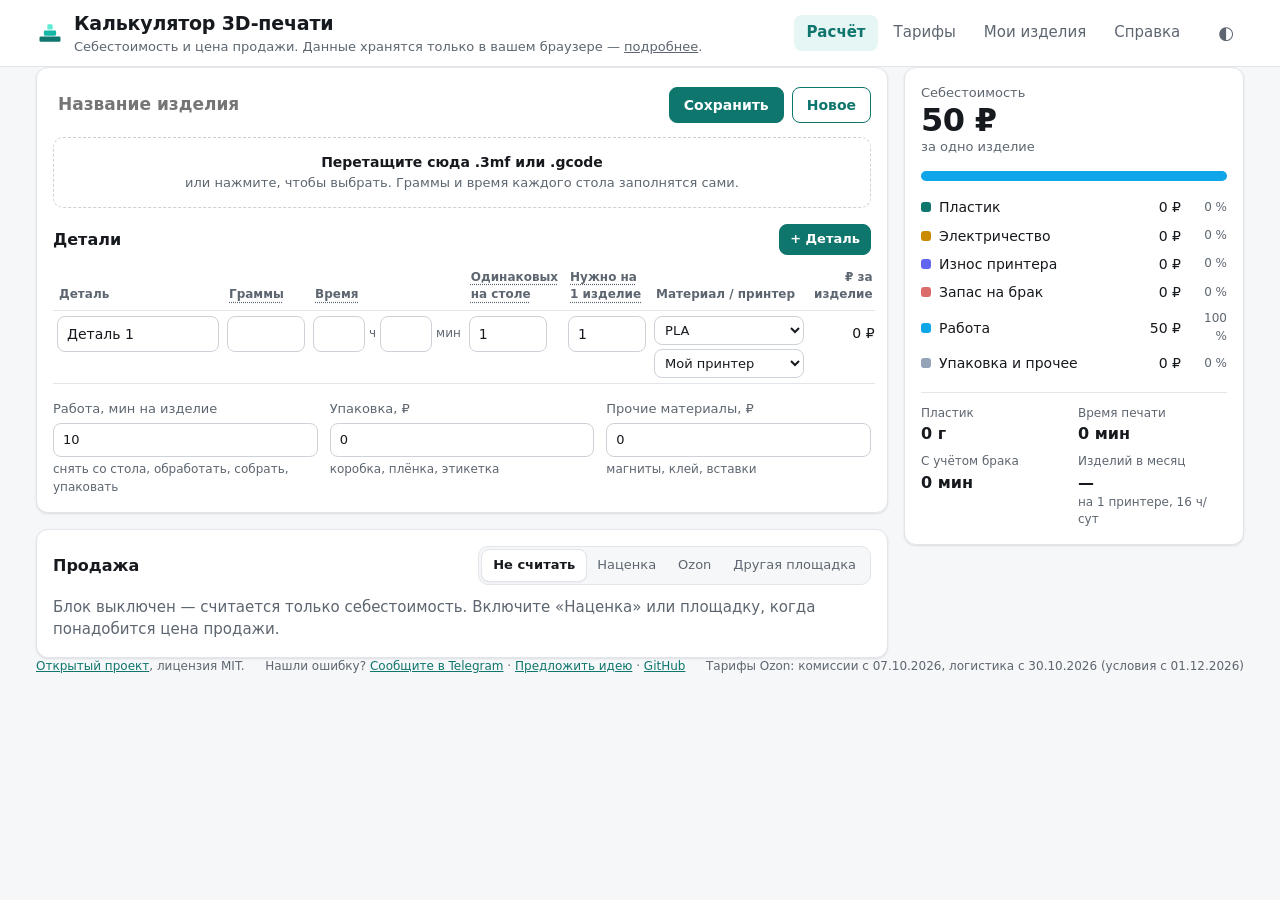
<file: index.html>
<!doctype html>
<html lang="ru">
<head>
  <meta charset="utf-8">
  <meta name="viewport" content="width=device-width, initial-scale=1">
  <title>Калькулятор 3D-печати</title>
  <meta name="description" content="Себестоимость 3D-печати и цена продажи: пластик, электричество, износ, работа, брак. Чтение .3mf и G-code, расчёт для Ozon по официальным тарифам.">
  <!-- превью ссылки в ВК, Telegram и других соцсетях (Open Graph); картинка собирается из tools/og-card.html -->
  <meta property="og:type" content="website">
  <meta property="og:locale" content="ru_RU">
  <meta property="og:site_name" content="Калькулятор 3D-печати">
  <meta property="og:title" content="Калькулятор 3D-печати — себестоимость и цена продажи">
  <meta property="og:description" content="Бесплатно, прямо в браузере: граммы и время из .3mf и G-code, пластик, электричество, износ, брак, работа; цена для Ozon по официальным тарифам.">
  <meta property="og:url" content="https://an-gah-v.github.io/print-calc/">
  <meta property="og:image" content="https://an-gah-v.github.io/print-calc/og.png">
  <meta property="og:image:width" content="1200">
  <meta property="og:image:height" content="630">
  <meta property="og:image:alt" content="Калькулятор 3D-печати: себестоимость подставки 1 751 ₽ с разбивкой по статьям">
  <meta name="twitter:card" content="summary_large_image">
  <link rel="icon" href="data:image/svg+xml,%3Csvg xmlns='http://www.w3.org/2000/svg' viewBox='0 0 32 32'%3E%3Crect x='4' y='20' width='24' height='6' rx='1.5' fill='%230f766e'/%3E%3Crect x='9' y='13' width='14' height='6' rx='1.5' fill='%2314b8a6'/%3E%3Crect x='13' y='6' width='6' height='6' rx='1.5' fill='%235eead4'/%3E%3C/svg%3E">
  <link rel="stylesheet" href="css/style.css?v=20261111b">
</head>
<body>
<header class="top">
  <div class="wrap top-inner">
    <div class="brand">
      <svg viewBox="0 0 32 32" width="28" height="28" aria-hidden="true"><rect x="4" y="20" width="24" height="6" rx="1.5" fill="var(--accent-strong)"/><rect x="9" y="13" width="14" height="6" rx="1.5" fill="var(--accent)"/><rect x="13" y="6" width="6" height="6" rx="1.5" fill="var(--accent-soft-strong)"/></svg>
      <div>
        <h1>Калькулятор 3D-печати</h1>
        <p class="sub">Себестоимость и цена продажи. Данные хранятся только в вашем браузере — <a href="#data" data-goto="data">подробнее</a>.</p>
      </div>
    </div>
    <nav class="tabs" role="tablist">
      <button role="tab" data-tab="calc" aria-selected="true">Расчёт</button>
      <button role="tab" data-tab="refs" aria-selected="false">Тарифы</button>
      <button role="tab" data-tab="saved" aria-selected="false">Мои изделия</button>
      <button role="tab" data-tab="help" aria-selected="false">Справка</button>
    </nav>
    <button class="theme" id="themeBtn" type="button" title="Светлая / тёмная тема" aria-label="Переключить тему">◐</button>
  </div>
</header>

<main class="wrap">
  <!-- ================= РАСЧЁТ ================= -->
  <section id="tab-calc" class="tab" role="tabpanel">
    <div class="grid">
      <div class="col">
        <div class="card">
          <div class="card-head">
            <input id="productName" class="title-input" placeholder="Название изделия" aria-label="Название изделия">
            <div class="head-actions">
              <button class="btn" id="saveProduct" type="button">Сохранить</button>
              <button class="btn ghost" id="newProduct" type="button">Новое</button>
            </div>
          </div>

          <div id="drop" class="drop" tabindex="0" role="button" aria-label="Загрузить файл слайсера">
            <input type="file" id="fileInput" accept=".3mf,.gcode,.gco,.g" multiple hidden>
            <strong>Перетащите сюда .3mf или .gcode</strong>
            <span>или нажмите, чтобы выбрать. Граммы и время каждого стола заполнятся сами.</span>
          </div>
          <div id="fileMsg" class="msg" hidden></div>

          <div class="parts-head">
            <h2>Детали</h2>
            <button class="btn small" id="addPart" type="button">+ Деталь</button>
          </div>
          <div class="table-scroll">
            <table class="parts">
              <thead>
                <tr>
                  <th>Деталь</th>
                  <th title="Граммы на весь стол из слайсера (или на одну штуку, если «Одинаковых на столе» = 1)">Граммы</th>
                  <th title="Время печати стола: часы и минуты">Время</th>
                  <th title="Сколько ОДИНАКОВЫХ деталей печатается на этом столе за раз — граммы и время делятся на это число. Если на столе разные детали (например, стакан и крышка), ставьте 1: строка — это весь стол, один комплект">Одинаковых на столе</th>
                  <th title="Сколько таких деталей (или комплектов со стола) нужно на одно изделие">Нужно на 1 изделие</th>
                  <th>Материал / принтер</th>
                  <th class="num">₽ за изделие</th>
                  <th aria-label="Удалить"></th>
                </tr>
              </thead>
              <tbody id="partsBody"></tbody>
            </table>
          </div>

          <div class="extras">
            <label>Работа, мин на изделие
              <input type="number" min="0" step="1" id="laborMin" inputmode="decimal">
              <small>снять со стола, обработать, собрать, упаковать</small>
            </label>
            <label>Упаковка, ₽
              <input type="number" min="0" step="1" id="packaging" inputmode="decimal">
              <small>коробка, плёнка, этикетка</small>
            </label>
            <label>Прочие материалы, ₽
              <input type="number" min="0" step="1" id="otherCost" inputmode="decimal">
              <small>магниты, клей, вставки</small>
            </label>
          </div>
        </div>

        <!-- ================= ПРОДАЖА ================= -->
        <div class="card">
          <div class="card-head">
            <h2>Продажа</h2>
            <div class="seg" role="radiogroup" aria-label="Режим продажи" id="saleMode">
              <button type="button" data-mode="off" role="radio">Не считать</button>
              <button type="button" data-mode="markup" role="radio">Наценка</button>
              <button type="button" data-mode="ozon" role="radio">Ozon</button>
              <button type="button" data-mode="custom" role="radio">Другая площадка</button>
            </div>
          </div>

          <div id="saleBody">
            <div class="sale-common" data-show="markup ozon custom">
              <label data-show="markup">Наценка, %
                <input type="number" min="0" step="1" id="markupPct" inputmode="decimal">
              </label>
              <label>Налог, % от цены
                <input type="number" min="0" step="0.1" id="taxPct" inputmode="decimal">
                <small>самозанятый 4–6 %, УСН «доходы» 6 %</small>
              </label>
              <label data-show="ozon custom">Желаемая прибыль
                <span class="inline">
                  <input type="number" min="0" step="1" id="profitVal" inputmode="decimal">
                  <select id="profitMode" aria-label="Единица прибыли">
                    <option value="pct">% от цены</option>
                    <option value="rub">₽ с изделия</option>
                  </select>
                </span>
              </label>
            </div>

            <div data-show="ozon" class="ozon">
              <label class="wide">Категория товара на Ozon
                <input type="search" id="ozonSearch" placeholder="Начните вводить тип товара: «горшок», «подставка», «фигурка»…" autocomplete="off">
                <div id="ozonResults" class="results" role="listbox" hidden></div>
                <small id="ozonPicked" class="picked"></small>
              </label>
              <div class="row3">
                <label>Схема работы
                  <select id="ozonScheme"></select>
                </label>
                <label>Эквайринг, %
                  <input type="number" min="0" step="0.1" id="ozonAcq" inputmode="decimal">
                  <small>плата банку за оплату картой</small>
                </label>
                <label>Прочие расходы, ₽ на заказ
                  <input type="number" min="0" step="1" id="ozonOther" inputmode="decimal">
                  <small>обработка отправления, доставка до СЦ и т. п.</small>
                </label>
              </div>
              <fieldset class="logi">
                <legend>Логистика Ozon</legend>
                <div class="row3">
                  <label>Упаковка, см (Д × Ш × В)
                    <span class="inline dims">
                      <input type="number" min="0" step="0.5" id="dimL" aria-label="Длина, см" inputmode="decimal">
                      <input type="number" min="0" step="0.5" id="dimW" aria-label="Ширина, см" inputmode="decimal">
                      <input type="number" min="0" step="0.5" id="dimH" aria-label="Высота, см" inputmode="decimal">
                    </span>
                  </label>
                  <label>Откуда везём (кластер)
                    <select id="ozonOrigin"></select>
                  </label>
                  <label>Какой тариф брать
                    <select id="logiMode">
                      <option value="local">внутри своего кластера</option>
                      <option value="avg">в среднем по России</option>
                      <option value="max">самый дорогой</option>
                      <option value="manual">ввести вручную</option>
                    </select>
                  </label>
                </div>
                <label data-logi-manual>Логистика, ₽ за заказ
                  <input type="number" min="0" step="1" id="logiManual" inputmode="decimal">
                </label>
              </fieldset>
              <p class="note" id="ozonNote"></p>
            </div>

            <div data-show="custom" class="row3">
              <label>Комиссия площадки, %
                <input type="number" min="0" step="0.1" id="cComm" inputmode="decimal">
              </label>
              <label>Логистика, ₽ за заказ
                <input type="number" min="0" step="1" id="cLogi" inputmode="decimal">
              </label>
              <label>Эквайринг, %
                <input type="number" min="0" step="0.1" id="cAcq" inputmode="decimal">
              </label>
              <label>Прочие расходы, ₽ на заказ
                <input type="number" min="0" step="1" id="cOther" inputmode="decimal">
              </label>
            </div>

            <div data-show="off" class="muted">Блок выключен — считается только себестоимость. Включите «Наценка» или площадку, когда понадобится цена продажи.</div>

            <div id="saleResult" data-show="markup ozon custom"></div>

            <div class="check" data-show="markup ozon custom">
              <label>Проверить свою цену, ₽
                <input type="number" min="0" step="1" id="checkPrice" inputmode="decimal" placeholder="например, 3990">
              </label>
              <div id="checkResult"></div>
            </div>
          </div>
        </div>
      </div>

      <!-- ================= ИТОГ ================= -->
      <aside class="col side">
        <div class="card sticky" id="summary" aria-live="polite"></div>
      </aside>
    </div>
  </section>

  <!-- ================= СПРАВОЧНИКИ ================= -->
  <section id="tab-refs" class="tab" role="tabpanel" hidden>
    <div class="card">
      <h2>Общие настройки</h2>
      <div class="row4">
        <label>Тариф на электричество, ₽/кВт·ч
          <input type="number" min="0" step="0.01" data-set="tariff" inputmode="decimal">
        </label>
        <label>Ставка за работу, ₽/час
          <input type="number" min="0" step="10" data-set="laborRate" inputmode="decimal">
        </label>
        <label>Брак, %
          <input type="number" min="0" max="90" step="0.5" data-set="brakPct" inputmode="decimal">
          <small>доля неудачных печатей</small>
        </label>
        <label>Принтер работает, часов в сутки
          <input type="number" min="0" max="24" step="1" data-set="hoursPerDay" inputmode="decimal">
          <small>для расчёта «изделий в месяц»</small>
        </label>
      </div>
    </div>

    <div class="card">
      <div class="card-head"><h2>Принтеры</h2><button class="btn small" id="addPrinter" type="button">+ Принтер</button></div>
      <div class="table-scroll">
        <table class="refs">
          <thead><tr><th>Название</th><th>Мощность, Вт</th><th>Цена, ₽</th><th>Ресурс, ч</th><th>Обслуживание, ₽/ч</th><th class="num">Износ, ₽/ч</th><th></th></tr></thead>
          <tbody id="printersBody"></tbody>
        </table>
      </div>
      <p class="note">Мощность — средняя за печать (не максимальная из паспорта): лучше всего измерить ваттметром-розеткой. <span id="powerHint">Не знаете свою — посмотрите <a href="#powerRef" data-open-power>справочник ниже</a>.</span> Ресурс — сколько часов принтер проработает до замены. Обслуживание — сопла, лист стола, ремни, смазка в пересчёте на час.</p>
    </div>

    <!-- справочник потребления: данные в data/printer-power.js, отрисовка в app.js -->
    <details class="card power-ref" id="powerRef">
      <summary><h2>Справочник: сколько электричества берут принтеры</h2> <span class="muted">— нажмите, чтобы открыть: средняя мощность при печати у популярных моделей</span></summary>
      <div class="power-tools">
        <label>Бренд <select id="powerBrand"></select></label>
        <p class="note">Средняя мощность во время печати, Вт. «—» — данных нет. Кнопка «+» добавит принтер в ваш список с мощностью для PLA, цену и ресурс впишите сами.</p>
      </div>
      <div class="table-scroll">
        <table class="power">
          <thead><tr><th>Модель</th>
            <th class="num" title="Принтер включён, но не печатает">Ожидание</th>
            <th class="num">PLA</th><th class="num">PETG</th><th class="num">ABS/ASA</th>
            <th class="num" title="Поликарбонат и другие инженерные пластики">PC</th>
            <th class="num" title="Максимум блока питания из паспорта — это НЕ потребление">Паспорт</th>
            <th>Данные</th><th></th></tr></thead>
          <tbody id="powerBody"></tbody>
        </table>
      </div>
      <p class="note legend-rel"><span class="rel off">официально</span> измерил и опубликовал производитель · <span class="rel rev">замер обзора</span> ваттметром в обзоре, один экземпляр · <span class="rel est">оценка</span> общая оценка или только паспорт</p>

      <div class="prose power-tips">
        <h3>Что важно знать</h3>
        <ul>
          <li><b>Паспортная мощность — не потребление.</b> 150–2250 Вт в паспорте — это предел блока питания. Подставите её в расчёт — электричество выйдет дороже в 2–14 раз.</li>
          <li><b>PLA:</b> у большинства современных принтеров 80–250 Вт, чаще 100–200 Вт. <b>PETG</b> — примерно так же (75–193 Вт).</li>
          <li><b>ABS/ASA в закрытом корпусе</b> без нагрева камеры — 110–150 Вт (открытый Bambu A1 — 200 Вт). <b>С нагревом камеры</b> (ABS, PC) — 230–550 Вт: к столу и соплу добавляется обогреватель на 300–400 Вт, он включается по термостату.</li>
          <li><b>Нагрев перед печатью</b> — короткий пик 280–1000 Вт на 2–10 минут. На длинной печати почти не заметен, на короткой — заметен.</li>
          <li><b>Ожидание</b> — от 4–6 Вт (Bambu A1, P1) до 25–45 Вт (Bambu H2, Elegoo Centauri Carbon). Принтер, включённый круглые сутки, тратит на это 0,1–1 кВт·ч в день.</li>
          <li><b>Холодная комната и сквозняк</b> (ниже 18 °C) прибавляют открытому принтеру примерно 10–30 %: стол чаще догревается. Это наша оценка, а не замер.</li>
          <li>У Bambu A1, P1 и X1 цифры сняты на коротких тестах вместе с нагревом, а у новых P2S, X2D, H2 и H3C — во время самой печати. Поэтому P2S (200 Вт) и P1S (105 Вт) напрямую сравнивать нельзя.</li>
          <li><b>Точнее всего — измерить свой принтер</b> умной розеткой с ваттметром: кВт·ч за печать ÷ часы печати = ваша средняя мощность.</li>
        </ul>
        <h3>Источники <span class="muted" id="powerUpdated"></span></h3>
        <ul id="powerSources" class="sources"></ul>
      </div>
    </details>

    <div class="card">
      <div class="card-head"><h2>Материалы</h2><button class="btn small" id="addMaterial" type="button">+ Материал</button></div>
      <div class="table-scroll">
        <table class="refs">
          <thead><tr><th>Название</th><th>Цена катушки, ₽</th><th>Вес катушки, г</th><th class="num">₽ за грамм</th><th></th></tr></thead>
          <tbody id="materialsBody"></tbody>
        </table>
      </div>
    </div>
  </section>

  <!-- ================= МОИ ИЗДЕЛИЯ ================= -->
  <section id="tab-saved" class="tab" role="tabpanel" hidden>
    <div class="card">
      <div class="card-head">
        <h2>Мои изделия</h2>
        <div class="head-actions">
          <button class="btn ghost small" id="exportJson" type="button">Скачать всё (.json)</button>
          <button class="btn ghost small" id="importJson" type="button">Загрузить из файла</button>
          <button class="btn ghost small" id="exportCsv" type="button">Таблица для Excel (.csv)</button>
          <input type="file" id="importInput" accept=".json,application/json" hidden>
        </div>
      </div>
      <div id="savedList"></div>
      <p class="note">Всё хранится только в этом браузере. Время от времени нажимайте «Скачать всё (.json)» — так данные не пропадут при очистке браузера, а файл можно загрузить на другом устройстве. <a href="#data" data-goto="data">Подробнее</a>.</p>
    </div>
  </section>

  <!-- ================= СПРАВКА ================= -->
  <section id="tab-help" class="tab" role="tabpanel" hidden>
    <div class="card prose" id="howto">
      <h2>Как пользоваться</h2>
      <ol class="steps">
        <li><b>Один раз заполните вкладку «Тарифы».</b> Принтеры — мощность, цена, ресурс в часах, обслуживание в час. Материалы — цена и вес катушки. Общие настройки — тариф на электричество, ставка за вашу работу в час, процент брака. Всё это запомнится и подставится в каждый расчёт.</li>
        <li><b>Добавьте детали на вкладке «Расчёт».</b> Проще всего перетащить файл слайсера: проект <code>.3mf</code> из Bambu Studio или OrcaSlicer (нарезанный и сохранённый) или <code>.gcode</code> — граммы и время каждого стола заполнятся сами. Можно и вручную — кнопка «+ Деталь».</li>
        <li><b>Проверьте два столбца.</b> «Одинаковых на столе» — сколько одинаковых деталей вы снимаете со стола за одну печать: на это число делятся граммы и время. «Нужно на 1 изделие» — сколько таких деталей идёт в одно изделие. Примеры:
          <ul>
            <li>на столе 3 одинаковые секции, в изделие идут все три — <b>3 и 3</b>;</li>
            <li>на столе 8 скоб, в комплект идут 6 — <b>8 и 6</b>;</li>
            <li>на столе разные детали, например стакан и крышка, — <b>1 и 1</b>: строка считается как весь стол, один комплект.</li>
          </ul>
          Из <code>.3mf</code> калькулятор сам ставит в оба столбца число одинаковых моделей на столе. Если в изделие идут не все, уменьшите «Нужно на 1 изделие». Если одна модель в слайсере — это сборка из нескольких деталей (например, 4 модели по 2 скобы — калькулятор увидит 4, а скоб на столе 8), поправьте «Одинаковых на столе» сами. Из <code>.gcode</code> приходит 1 и 1 — укажите числа вручную.
        </li>
        <li><b>Укажите работу, упаковку и прочее</b> — минуты на то, чтобы снять со стола, обработать, собрать и упаковать; коробку, плёнку, этикетку; магниты, клей, вставки.</li>
        <li><b>Нужна цена продажи — включите блок «Продажа»:</b> наценка, Ozon (комиссия и логистика по официальным таблицам) или другая площадка со своими процентами.</li>
        <li><b>Нажмите «Сохранить»</b> — изделие появится в «Моих изделиях». Поменяли что-то в расчёте — нажмите «Сохранить» ещё раз: в списке хранится последняя сохранённая версия. В «Моих изделиях»: «Открыть» загружает изделие в расчёт (после правок — снова «Сохранить», и запись обновится), «Копия» создаёт отдельную запись — удобно для вариантов. Кнопка «Новое» начинает чистый расчёт, несохранённые изменения текущего пропадут.</li>
      </ol>
      <p>Нашли ошибку? <a href="https://t.me/Print_calc_help_bot?start=bug" target="_blank" rel="noopener">Сообщите боту в Telegram</a>. Не хватает функции? <a href="https://t.me/Print_calc_help_bot?start=idea" target="_blank" rel="noopener">Предложите идею</a>. Аккаунт на GitHub не нужен.</p>
    </div>

    <div class="card prose" id="data">
      <h2>Где хранятся ваши данные</h2>
      <p>Всё, что вы вводите, — тарифы, принтеры и материалы, сохранённые изделия и текущий расчёт — хранится <b>только в вашем браузере на этом устройстве</b> (в его хранилище для сайтов). На сервер ничего не отправляется, счётчиков нет: автор калькулятора ваших цифр не видит.</p>

      <h3>Обновления сайта данные не стирают</h3>
      <p>Калькулятор время от времени обновляется — исправления, новые функции. Ваши данные при этом остаются на месте; если появятся новые поля, они заполнятся значениями по умолчанию.</p>

      <h3>Когда данные могут пропасть</h3>
      <ul>
        <li>при очистке браузера (пункт «Файлы cookie и другие данные сайтов») и программами-чистильщиками;</li>
        <li>в режиме инкогнито — после закрытия всех окон инкогнито всё исчезает;</li>
        <li>в Safari на iPhone, iPad и Mac — если не открывать калькулятор около недели, Safari может сам стереть его данные;</li>
        <li>в другом браузере или на другом устройстве данных просто нет — там свой, пустой калькулятор. Если вы скачали калькулятор себе на компьютер и открываете его из файла, у него тоже свои данные, отдельные от сайта.</li>
      </ul>

      <h3>Как не потерять</h3>
      <ol>
        <li>Вкладка «Мои изделия» → <b>«Скачать всё (.json)»</b>. В этом файле всё: тарифы, принтеры, материалы, изделия и текущий расчёт. Скачивайте его время от времени и обязательно — перед чисткой браузера или переходом на другой компьютер.</li>
        <li>Чтобы вернуть данные или перенести их: откройте калькулятор на нужном устройстве → «Мои изделия» → <b>«Загрузить из файла»</b> и выберите этот файл. Загрузка <b>заменяет</b> тарифы, принтеры, материалы, изделия и текущий расчёт в этом браузере данными из файла.</li>
      </ol>
      <p class="muted">«Таблица для Excel (.csv)» — для просмотра и отчётов; обратно в калькулятор её не загрузить.</p>
    </div>

    <div class="card prose">
      <h2>Как считается себестоимость</h2>
      <ul>
        <li><b>Пластик</b> = граммы × цена катушки ÷ вес катушки.</li>
        <li><b>Электричество</b> = часы × мощность (кВт) × тариф.</li>
        <li><b>Износ принтера</b> = часы × (цена принтера ÷ ресурс в часах + обслуживание в час).</li>
        <li><b>Брак</b>: печать делится на (1 − доля брака). Если из 10 печатей одна неудачная, на 9 удачных уходит пластик и время 10 печатей. Работа и упаковка в брак не входят.</li>
        <li><b>Работа</b> = минуты ÷ 60 × ставка за час.</li>
        <li>Плюс упаковка и прочие материалы.</li>
      </ul>
      <p>Граммы и время берутся из файла слайсера: в <code>.3mf</code> Bambu Studio и OrcaSlicer записывают их для каждого нарезанного стола, в G-code — в комментариях. Если на столе несколько одинаковых деталей (одна модель, размноженная в слайсере), калькулятор из <code>.3mf</code> сам поставит их число в «Одинаковых на столе» — граммы и время разделятся; для G-code укажите число вручную. Если детали на столе разные (например, стакан и крышка), стол считается одним комплектом: «Одинаковых на столе» = 1. В «Нужно на 1 изделие» калькулятор подставит то же число — уменьшите его, если в одно изделие идут не все детали со стола.</p>

      <h2>Как считается цена продажи</h2>
      <p><b>Наценка</b>: цена = себестоимость × (1 + наценка) ÷ (1 − налог).</p>
      <p><b>Площадка</b>: ищется минимальная цена, при которой после всех удержаний остаётся желаемая прибыль:</p>
      <p class="formula">цена − комиссия − логистика − эквайринг − прочие − налог − себестоимость ≥ прибыль</p>
      <p><b>Безубыточность</b> — та же цена при нулевой прибыли: ниже неё каждая продажа в минус.</p>

      <h2>Ozon</h2>
      <p>Ставки комиссии и тарифы логистики взяты из официальных таблиц Ozon: <span id="ozonDate"></span>. Источник — <a id="ozonSrc" target="_blank" rel="noopener">База знаний продавца Ozon</a>.</p>
      <ul>
        <li>С декабря 2026 года Ozon называет ставку «предельной»: продавец получает <i>предельную цену × (1 − ставка)</i>, а скидки покупателю Ozon покрывает из своей части. Поэтому в калькуляторе «цена» — это предельная цена в личном кабинете.</li>
        <li>Ставка зависит от цены: до 100 ₽, 101–300 ₽ и дороже 300 ₽ — калькулятор подбирает диапазон сам.</li>
        <li>Логистика зависит от объёма упаковки (литры = Д × Ш × В ÷ 1000) и направления. «Внутри кластера» — самый дешёвый случай, «в среднем по России» — среднее по всем направлениям из вашего кластера.</li>
        <li>Ozon может снижать стоимость услуг коэффициентом Кр — калькулятор его не учитывает, то есть считает с запасом.</li>
        <li>Не учтены: обратная логистика при возвратах и невыкупах, размещение на складе после бесплатного периода, реклама, акции. Добавьте их в «Прочие расходы», если знаете свои цифры.</li>
      </ul>
      <p class="muted">Калькулятор даёт оценку, а не бухгалтерский расчёт. Точные удержания — в отчётах личного кабинета.</p>
    </div>
  </section>
</main>

<footer class="wrap foot">
  <span><a href="https://github.com/An-Gah-V/print-calc" target="_blank" rel="noopener">Открытый проект</a>, лицензия MIT.</span>
  <span>Нашли ошибку? <a href="https://t.me/Print_calc_help_bot?start=bug" target="_blank" rel="noopener">Сообщите в Telegram</a>
    · <a href="https://t.me/Print_calc_help_bot?start=idea" target="_blank" rel="noopener">Предложить идею</a>
    · <a href="https://github.com/An-Gah-V/print-calc/issues/new/choose" target="_blank" rel="noopener">GitHub</a></span>
  <span id="ozonFoot"></span>
</footer>

<div id="toast" class="toast" role="status" hidden></div>

<script src="data/ozon-data.js?v=20261111b"></script>
<script src="data/printer-power.js?v=20261111b"></script>
<script src="js/calc.js?v=20261111b"></script>
<script src="js/slicer.js?v=20261111b"></script>
<script src="js/app.js?v=20261111b"></script>
</body>
</html>
</file>
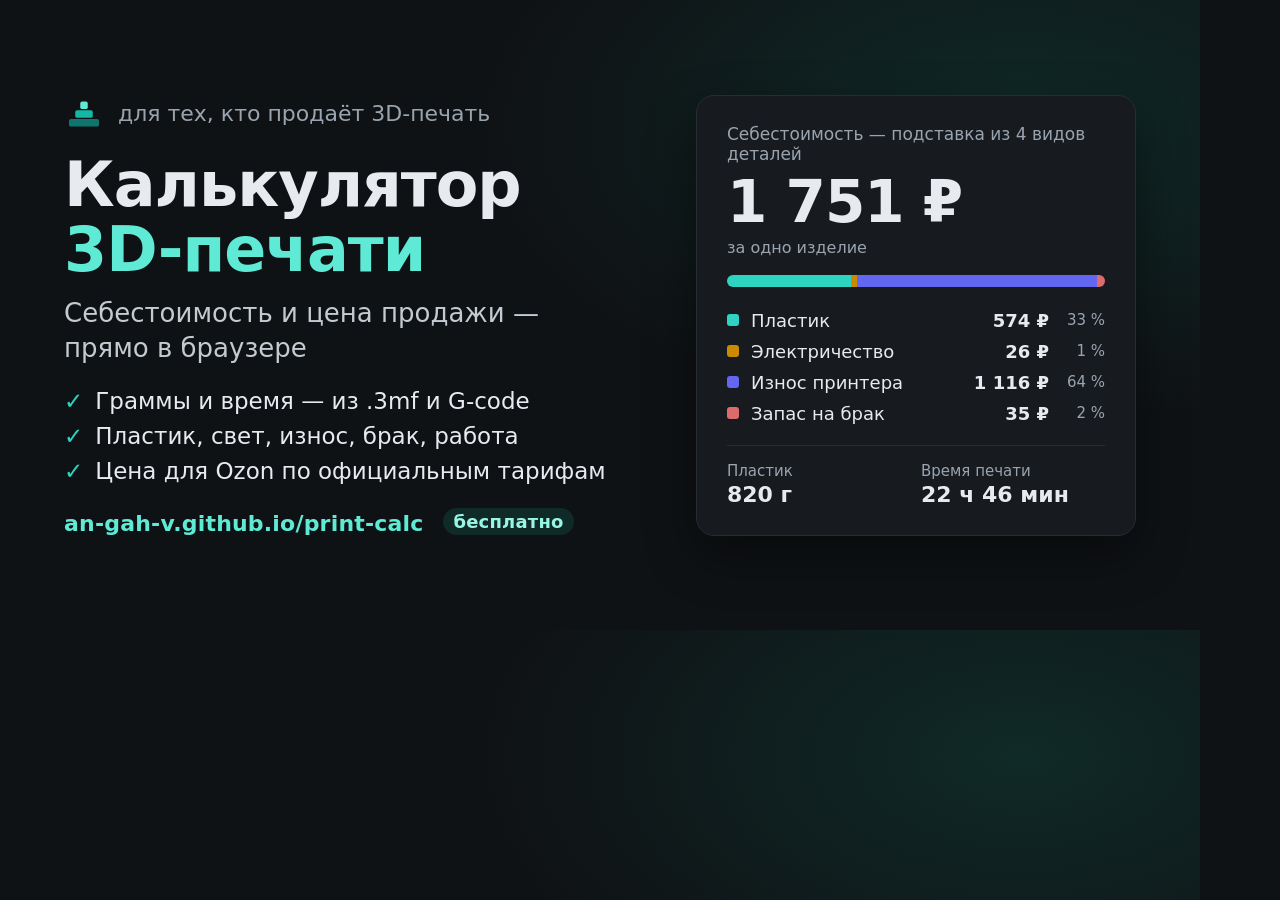
<file: tools/og-card.html>
<!doctype html>
<!--
  Шаблон картинки-превью (og.png, 1200×630), которую ВК и Telegram показывают под ссылкой на калькулятор.
  Пересобрать картинку (из папки проекта):
    "C:\Program Files\Google\Chrome\Application\chrome.exe" --headless --disable-gpu --hide-scrollbars
      --window-size=1200,630 --screenshot=E:\Projects\print-calc\og.png E:\Projects\print-calc\tools\og-card.html
  ВК обрезает превью примерно до 1200×536 (по центру), поэтому всё важное — не ближе ~50 px к верху и низу.
  Цифры справа — эталонная подставка из CLAUDE.md (1 751 ₽), посчитанные калькулятором.
-->
<html lang="ru">
<head>
<meta charset="utf-8">
<title>Превью калькулятора</title>
<style>
  * { box-sizing: border-box; margin: 0; }
  html, body { width: 1200px; height: 630px; overflow: hidden; }
  body {
    background: radial-gradient(900px 500px at 85% 20%, #0f2a27 0%, #0f1215 60%);
    color: #e7eaee; font-family: "Segoe UI", system-ui, -apple-system, Roboto, sans-serif;
    padding: 56px 64px; display: grid; grid-template-columns: 1fr 440px; gap: 56px; align-items: center;
  }
  .logo { display: flex; align-items: center; gap: 14px; color: #9aa4af; font-size: 22px; margin-bottom: 18px; }
  h1 { font-size: 62px; line-height: 1.05; letter-spacing: -1px; margin-bottom: 14px; }
  h1 span { color: #5eead4; }
  .lead { font-size: 26px; color: #c3cad1; line-height: 1.35; margin-bottom: 22px; }
  ul { list-style: none; padding: 0; display: grid; gap: 9px; }
  li { font-size: 23px; color: #e7eaee; display: flex; gap: 12px; align-items: baseline; }
  li::before { content: "✓"; color: #2dd4bf; font-weight: 700; }
  .url { margin-top: 24px; font-size: 22px; color: #5eead4; font-weight: 600; letter-spacing: .2px; }
  .free { display: inline-block; margin-left: 12px; padding: 3px 10px; border-radius: 999px; background: #0f2a27;
          color: #99f6e4; font-size: 18px; font-weight: 600; vertical-align: 3px; }

  .panel { background: #171b20; border: 1px solid #262c33; border-radius: 18px; padding: 28px 30px;
           box-shadow: 0 20px 50px rgba(0,0,0,.45); }
  .cap { color: #9aa4af; font-size: 17px; }
  .total { font-size: 58px; font-weight: 700; margin: 4px 0 2px; letter-spacing: -1px; }
  .per { color: #9aa4af; font-size: 16px; margin-bottom: 18px; }
  .bar { display: flex; height: 12px; border-radius: 999px; overflow: hidden; margin-bottom: 18px; }
  .row { display: grid; grid-template-columns: 14px 1fr auto 46px; gap: 10px; align-items: center;
         font-size: 18px; padding: 5px 0; }
  .dot { width: 12px; height: 12px; border-radius: 3px; }
  .row b { font-weight: 600; font-variant-numeric: tabular-nums; }
  .row i { font-style: normal; color: #9aa4af; font-size: 15px; text-align: right; }
  .stats { display: grid; grid-template-columns: 1fr 1fr; gap: 10px; margin-top: 16px; padding-top: 16px;
           border-top: 1px solid #262c33; }
  .stats div { color: #9aa4af; font-size: 15px; }
  .stats b { display: block; color: #e7eaee; font-size: 22px; margin-top: 2px; }
</style>
</head>
<body>
  <div>
    <div class="logo">
      <svg width="40" height="40" viewBox="0 0 32 32" aria-hidden="true">
        <rect x="4" y="20" width="24" height="6" rx="1.5" fill="#0f766e"/>
        <rect x="9" y="13" width="14" height="6" rx="1.5" fill="#14b8a6"/>
        <rect x="13" y="6" width="6" height="6" rx="1.5" fill="#5eead4"/>
      </svg>
      для тех, кто продаёт 3D-печать
    </div>
    <h1>Калькулятор<br><span>3D-печати</span></h1>
    <p class="lead">Себестоимость и цена продажи —<br>прямо в&nbsp;браузере</p>
    <ul>
      <li>Граммы и время — из .3mf и G-code</li>
      <li>Пластик, свет, износ, брак, работа</li>
      <li>Цена для Ozon по официальным тарифам</li>
    </ul>
    <p class="url">an-gah-v.github.io/print-calc <span class="free">бесплатно</span></p>
  </div>

  <div class="panel">
    <div class="cap">Себестоимость — подставка из 4 видов деталей</div>
    <div class="total">1 751 ₽</div>
    <div class="per">за одно изделие</div>
    <div class="bar">
      <span style="width:32.8%;background:#2dd4bf"></span>
      <span style="width:1.5%;background:#ca8a04"></span>
      <span style="width:63.7%;background:#6366f1"></span>
      <span style="width:2.0%;background:#dc6b6b"></span>
    </div>
    <div class="row"><span class="dot" style="background:#2dd4bf"></span>Пластик<b>574 ₽</b><i>33 %</i></div>
    <div class="row"><span class="dot" style="background:#ca8a04"></span>Электричество<b>26 ₽</b><i>1 %</i></div>
    <div class="row"><span class="dot" style="background:#6366f1"></span>Износ принтера<b>1 116 ₽</b><i>64 %</i></div>
    <div class="row"><span class="dot" style="background:#dc6b6b"></span>Запас на брак<b>35 ₽</b><i>2 %</i></div>
    <div class="stats">
      <div>Пластик<b>820 г</b></div>
      <div>Время печати<b>22 ч 46 мин</b></div>
    </div>
  </div>
</body>
</html>
</file>
<file: css/style.css>
/* ---------- цвета: светлая тема по умолчанию, тёмная — по системе или кнопке ---------- */
:root {
  --bg: #f6f7f8;
  --card: #ffffff;
  --text: #16191d;
  --muted: #5d6670;
  --line: #e2e5e9;
  --field: #ffffff;
  --field-line: #cdd2d8;
  --accent: #14b8a6;
  --accent-strong: #0f766e;
  --accent-soft: #e6f6f4;
  --accent-soft-strong: #5eead4;
  --warn: #b45309;
  --warn-soft: #fef3e2;
  --bad: #b91c1c;
  --bad-soft: #fdecec;
  --good: #15803d;
  --c-material: #0f766e;
  --c-energy: #ca8a04;
  --c-wear: #6366f1;
  --c-brak: #dc6b6b;
  --c-labor: #0ea5e9;
  --c-extras: #94a3b8;
  --shadow: 0 1px 2px rgba(16, 24, 40, .05), 0 1px 3px rgba(16, 24, 40, .06);
  color-scheme: light;
}
@media (prefers-color-scheme: dark) {
  :root:not([data-theme="light"]) {
    --bg: #0f1215; --card: #171b20; --text: #e7eaee; --muted: #9aa4af; --line: #262c33;
    --field: #0f1317; --field-line: #333b44; --accent: #2dd4bf; --accent-strong: #5eead4;
    --accent-soft: #0f2a27; --accent-soft-strong: #99f6e4; --warn: #f59e0b; --warn-soft: #2a2010;
    --bad: #f87171; --bad-soft: #2b1414; --good: #4ade80;
    --c-material: #2dd4bf; --c-energy: #facc15; --c-wear: #a5b4fc; --c-brak: #f19a9a; --c-labor: #38bdf8; --c-extras: #94a3b8;
    --shadow: none; color-scheme: dark;
  }
}
:root[data-theme="dark"] {
  --bg: #0f1215; --card: #171b20; --text: #e7eaee; --muted: #9aa4af; --line: #262c33;
  --field: #0f1317; --field-line: #333b44; --accent: #2dd4bf; --accent-strong: #5eead4;
  --accent-soft: #0f2a27; --accent-soft-strong: #99f6e4; --warn: #f59e0b; --warn-soft: #2a2010;
  --bad: #f87171; --bad-soft: #2b1414; --good: #4ade80;
  --c-material: #2dd4bf; --c-energy: #facc15; --c-wear: #a5b4fc; --c-brak: #f19a9a; --c-labor: #38bdf8; --c-extras: #94a3b8;
  --shadow: none; color-scheme: dark;
}

* { box-sizing: border-box; }
[hidden] { display: none !important; } /* иначе display:flex у подписей перебивает «скрыто» */
html { -webkit-text-size-adjust: 100%; }
body {
  margin: 0; background: var(--bg); color: var(--text);
  font: 15px/1.45 system-ui, -apple-system, "Segoe UI", Roboto, Arial, sans-serif;
}
.wrap { max-width: 1240px; margin: 0 auto; padding: 0 16px; }
h1 { font-size: 19px; margin: 0; letter-spacing: -.01em; }
h2 { font-size: 16px; margin: 0 0 12px; }
a { color: var(--accent-strong); }
code { background: var(--accent-soft); padding: 1px 5px; border-radius: 4px; font-size: .92em; }

/* ---------- шапка ---------- */
.top { background: var(--card); border-bottom: 1px solid var(--line); position: sticky; top: 0; z-index: 5; }
.top-inner { display: flex; align-items: center; gap: 16px; padding-top: 10px; padding-bottom: 10px; flex-wrap: wrap; }
.brand { display: flex; align-items: center; gap: 10px; margin-right: auto; }
.sub { margin: 0; color: var(--muted); font-size: 13px; }
.tabs { display: flex; gap: 4px; flex-wrap: wrap; }
.tabs button, .theme {
  border: 0; background: transparent; color: var(--muted); font: inherit; padding: 7px 12px; border-radius: 8px; cursor: pointer;
}
.tabs button[aria-selected="true"] { background: var(--accent-soft); color: var(--accent-strong); font-weight: 600; }
.tabs button:hover, .theme:hover { color: var(--text); }
.theme { font-size: 18px; padding: 6px 10px; }

main { padding-top: 16px; padding-bottom: 24px; }
.grid { display: grid; grid-template-columns: minmax(0, 1fr) 340px; gap: 16px; align-items: start; }
.col { display: flex; flex-direction: column; gap: 16px; min-width: 0; }
.card { background: var(--card); border: 1px solid var(--line); border-radius: 12px; padding: 16px; box-shadow: var(--shadow); }
.tab > .card + .card { margin-top: 16px; }
.sticky { position: sticky; top: 76px; }
.card-head { display: flex; align-items: center; gap: 12px; margin-bottom: 12px; flex-wrap: wrap; }
.card-head h2 { margin: 0; margin-right: auto; }
.head-actions { display: flex; gap: 8px; flex-wrap: wrap; }

/* ---------- поля ---------- */
input, select {
  font: inherit; color: var(--text); background: var(--field); border: 1px solid var(--field-line);
  border-radius: 8px; padding: 7px 9px; width: 100%; min-width: 0;
}
input:focus, select:focus, button:focus-visible, .drop:focus-visible { outline: 2px solid var(--accent); outline-offset: 1px; }
input[type="number"] { font-variant-numeric: tabular-nums; }
label { display: flex; flex-direction: column; gap: 4px; font-size: 13px; color: var(--muted); }
label small, .note { color: var(--muted); font-size: 12px; }
.note { margin: 10px 0 0; }
.muted { color: var(--muted); }
.title-input { font-size: 17px; font-weight: 600; border-color: transparent; padding-left: 4px; flex: 1 1 260px; }
.title-input:hover { border-color: var(--field-line); }
.inline { display: flex; gap: 6px; }
.inline select { width: auto; }
.dims input { text-align: center; }

.btn {
  font: inherit; font-weight: 600; font-size: 14px; border-radius: 8px; padding: 7px 14px; cursor: pointer;
  border: 1px solid var(--accent-strong); background: var(--accent-strong); color: var(--card);
}
.btn:hover { filter: brightness(1.08); }
.btn.ghost { background: transparent; color: var(--accent-strong); }
.btn.small { padding: 5px 10px; font-size: 13px; }
.icon-btn { border: 0; background: transparent; color: var(--muted); cursor: pointer; font-size: 18px; padding: 4px 8px; border-radius: 6px; }
.icon-btn:hover { color: var(--bad); background: var(--bad-soft); }

/* ---------- загрузка файла ---------- */
.drop {
  border: 1.5px dashed var(--field-line); border-radius: 10px; padding: 14px; text-align: center; cursor: pointer;
  display: flex; flex-direction: column; gap: 2px; color: var(--muted); font-size: 13px; transition: background .15s, border-color .15s;
}
.drop strong { color: var(--text); font-size: 14px; }
.drop.over, .drop:hover { border-color: var(--accent); background: var(--accent-soft); }
.msg { margin-top: 8px; font-size: 13px; padding: 8px 10px; border-radius: 8px; background: var(--accent-soft); }
.msg.err { background: var(--bad-soft); color: var(--bad); }

/* ---------- таблицы ---------- */
.parts-head { display: flex; align-items: center; justify-content: space-between; margin: 16px 0 8px; }
.parts-head h2 { margin: 0; }
.table-scroll { overflow-x: auto; margin: 0 -4px; padding: 0 4px; }
table { border-collapse: collapse; width: 100%; font-size: 14px; }
th { text-align: left; font-weight: 600; font-size: 12px; color: var(--muted); padding: 6px; border-bottom: 1px solid var(--line); white-space: nowrap; }
th[title] { cursor: help; text-decoration: underline dotted; text-underline-offset: 3px; }
td { padding: 5px 4px; border-bottom: 1px solid var(--line); vertical-align: top; }
.num { text-align: right; font-variant-numeric: tabular-nums; white-space: nowrap; }
td.num { padding-top: 12px; }
.parts th { white-space: normal; vertical-align: bottom; } /* длинные подписи столбцов переносятся на 2 строки */
.parts td:first-child { min-width: 170px; }
.parts input[type="number"] { width: 78px; }
.time { display: flex; gap: 4px; align-items: center; }
.time input { width: 52px !important; }
.time span { color: var(--muted); font-size: 12px; }
.parts select { font-size: 13px; padding: 5px 6px; }
.part-sel { display: flex; flex-direction: column; gap: 4px; min-width: 150px; }
.per-piece { display: block; color: var(--muted); font-size: 12px; }
.refs input { min-width: 80px; }
.refs td:first-child input { min-width: 160px; }

/* ---------- справочник потребления принтеров ---------- */
/* summary без display:flex — иначе в старых Safari/Chrome блок не раскрывается */
.power-ref > summary { cursor: pointer; }
.power-ref > summary::marker, .power-ref > summary::-webkit-details-marker { color: var(--accent-strong); }
.power-ref > summary h2 { display: inline; margin: 0; }
.power-ref > summary .muted { font-size: 13px; }
.power-ref[open] > summary .muted { display: none; }
.flash { animation: flash 1.6s ease-out; }
@keyframes flash { from { background: var(--accent-soft-strong); } to { background: transparent; } }
.power-ref[open] > summary { margin-bottom: 12px; }
.power-tools { display: flex; gap: 12px; align-items: end; flex-wrap: wrap; margin-bottom: 8px; }
.power-tools label { width: 200px; }
.power-tools .note { margin: 0; flex: 1 1 300px; }
.power td { padding: 7px 6px; vertical-align: middle; }
.power td.num { padding-top: 7px; }
.power .mdl b { display: block; }
.power .mdl small { display: block; color: var(--muted); font-size: 12px; }
.power .mdl .why { margin-top: 2px; }
.power .hi { font-weight: 700; }
.power .max { color: var(--muted); font-size: 13px; }
.rel { display: inline-block; font-size: 12px; padding: 1px 7px; border-radius: 10px; white-space: nowrap; }
.rel.off { background: var(--accent-soft); color: var(--good); }
.rel.rev { background: color-mix(in srgb, var(--c-labor) 16%, transparent); color: var(--text); }
.rel.est { background: var(--warn-soft); color: var(--warn); }
.legend-rel { line-height: 2; }
.power-tips { margin-top: 8px; }
.sources { font-size: 13px; }

.extras { display: grid; grid-template-columns: repeat(3, minmax(0, 1fr)); gap: 12px; margin-top: 16px; }
.row3 { display: grid; grid-template-columns: repeat(3, minmax(0, 1fr)); gap: 12px; }
.row4 { display: grid; grid-template-columns: repeat(4, minmax(0, 1fr)); gap: 12px; }
.sale-common { display: grid; grid-template-columns: repeat(3, minmax(0, 1fr)); gap: 12px; margin-bottom: 12px; }

/* ---------- переключатель режимов ---------- */
.seg { display: inline-flex; background: var(--bg); border: 1px solid var(--line); border-radius: 10px; padding: 3px; flex-wrap: wrap; }
.seg button { border: 0; background: transparent; font: inherit; font-size: 13px; color: var(--muted); padding: 6px 11px; border-radius: 7px; cursor: pointer; }
.seg button[aria-checked="true"] { background: var(--card); color: var(--text); font-weight: 600; box-shadow: var(--shadow); outline: 1px solid var(--line); }

/* ---------- Ozon ---------- */
.ozon { display: flex; flex-direction: column; gap: 12px; }
.ozon .wide { position: relative; }
.results {
  position: absolute; top: 100%; left: 0; right: 0; z-index: 4; margin-top: 4px; max-height: 300px; overflow: auto;
  background: var(--card); border: 1px solid var(--line); border-radius: 10px; box-shadow: 0 8px 24px rgba(0, 0, 0, .14);
}
.results button { display: block; width: 100%; text-align: left; border: 0; background: transparent; padding: 8px 12px; font: inherit; color: var(--text); cursor: pointer; }
.results button:hover, .results button.active { background: var(--accent-soft); }
.results small { display: block; color: var(--muted); font-size: 12px; }
.picked { color: var(--accent-strong) !important; font-weight: 600; }
fieldset.logi { border: 1px solid var(--line); border-radius: 10px; padding: 10px 12px 12px; margin: 0; display: flex; flex-direction: column; gap: 10px; }
legend { font-size: 13px; font-weight: 600; padding: 0 6px; }

/* ---------- результат продажи ---------- */
.price-cards { display: grid; grid-template-columns: repeat(2, minmax(0, 1fr)); gap: 12px; margin-top: 16px; }
.price-card { border: 1px solid var(--line); border-radius: 10px; padding: 12px; }
.price-card.main { border-color: var(--accent); background: var(--accent-soft); }
.price-card .k { font-size: 12px; color: var(--muted); }
.price-card .v { font-size: 26px; font-weight: 700; font-variant-numeric: tabular-nums; letter-spacing: -.01em; }
.price-card .s { font-size: 12px; color: var(--muted); }
.breakdown { width: 100%; margin-top: 12px; font-size: 14px; }
.breakdown td { border: 0; padding: 3px 0; }
.breakdown tr.sum td { border-top: 1px solid var(--line); font-weight: 700; padding-top: 6px; }
.breakdown .minus { color: var(--muted); }
.check { margin-top: 16px; display: grid; grid-template-columns: 200px 1fr; gap: 12px; align-items: end; }
.verdict { padding: 9px 12px; border-radius: 8px; font-size: 14px; }
.verdict.ok { background: var(--accent-soft); color: var(--good); }
.verdict.bad { background: var(--bad-soft); color: var(--bad); }
.warnbox { background: var(--warn-soft); color: var(--warn); padding: 9px 12px; border-radius: 8px; font-size: 13px; margin-top: 12px; }

/* ---------- итог ---------- */
.total-big { font-size: 32px; font-weight: 700; letter-spacing: -.02em; font-variant-numeric: tabular-nums; line-height: 1.1; }
.total-sub { color: var(--muted); font-size: 13px; margin-bottom: 14px; }
.bar { display: flex; height: 10px; border-radius: 5px; overflow: hidden; background: var(--line); gap: 2px; margin: 4px 0 12px; }
.bar span { display: block; height: 100%; }
.legend { list-style: none; margin: 0; padding: 0; font-size: 14px; }
.legend li { display: flex; align-items: center; gap: 8px; padding: 4px 0; }
.legend .dot { width: 10px; height: 10px; border-radius: 3px; flex: none; }
.legend .lbl { flex: 1; }
.legend .pc { color: var(--muted); font-size: 12px; width: 38px; text-align: right; }
.facts { display: grid; grid-template-columns: 1fr 1fr; gap: 8px; margin-top: 14px; padding-top: 12px; border-top: 1px solid var(--line); }
.facts div { font-size: 12px; color: var(--muted); }
.facts b { display: block; font-size: 16px; color: var(--text); font-variant-numeric: tabular-nums; }

/* ---------- мои изделия ---------- */
.saved-item { display: flex; align-items: center; gap: 12px; padding: 10px 0; border-bottom: 1px solid var(--line); flex-wrap: wrap; }
.saved-item .nm { flex: 1 1 200px; font-weight: 600; }
.saved-item .nm small { display: block; font-weight: 400; color: var(--muted); }
.prose { max-width: 820px; }
.prose li { margin: 4px 0; }
.prose h3 { font-size: 15px; margin: 16px 0 6px; }
.prose ol { padding-left: 22px; }
.steps > li { margin: 8px 0; }
.sub a { color: inherit; }
.formula { background: var(--accent-soft); padding: 10px 12px; border-radius: 8px; font-weight: 600; }

.foot { color: var(--muted); font-size: 12px; padding-bottom: 24px; display: flex; gap: 16px; flex-wrap: wrap; justify-content: space-between; }
.toast {
  position: fixed; left: 50%; bottom: 20px; transform: translateX(-50%); background: var(--text); color: var(--card);
  padding: 9px 16px; border-radius: 8px; font-size: 14px; z-index: 10; box-shadow: 0 6px 20px rgba(0, 0, 0, .2);
}

/* ---------- узкий экран ---------- */
@media (max-width: 980px) {
  .grid { grid-template-columns: minmax(0, 1fr); }
  .side { order: -1; }
  .sticky { position: static; }
  .row4 { grid-template-columns: repeat(2, minmax(0, 1fr)); }
}
@media (max-width: 640px) {
  .top { position: static; }
  .sub { display: none; }
  .extras, .row3, .sale-common, .price-cards, .row4 { grid-template-columns: minmax(0, 1fr); }
  .check { grid-template-columns: minmax(0, 1fr); }
  .total-big { font-size: 28px; }
  /* таблица деталей на телефоне — карточки с подписями вместо столбцов */
  .parts thead { display: none; }
  .parts, .parts tbody { display: block; }
  .parts tr { display: grid; grid-template-columns: 1fr 1fr; gap: 8px 10px; padding: 12px 0; border-bottom: 1px solid var(--line); position: relative; }
  .parts td { border: 0; padding: 0; min-width: 0 !important; }
  .parts td[data-label]::before { content: attr(data-label); display: block; font-size: 12px; color: var(--muted); margin-bottom: 3px; }
  .parts td:first-child { grid-column: 1 / -1; padding-right: 36px; }
  .parts td:nth-child(6) { grid-column: 1 / -1; }
  .parts td:nth-child(6) .part-sel { flex-direction: row; }
  .parts td.num { text-align: left; padding-top: 0; }
  .parts td:last-child { position: absolute; top: 30px; right: 0; }
  .parts input[type="number"] { width: 100%; }
  .table-scroll:has(.parts) { overflow: visible; }
  /* справочник потребления на телефоне — тоже карточки: модель, затем мощности по 3 в ряд */
  .power thead { display: none; }
  .power, .power tbody { display: block; }
  .power tr { display: grid; grid-template-columns: repeat(3, minmax(0, 1fr)); gap: 6px 10px; padding: 12px 0; border-bottom: 1px solid var(--line); }
  .power td { border: 0; padding: 0 !important; text-align: left; white-space: normal; overflow-wrap: anywhere; }
  .power td.mdl { grid-column: 1 / -1; }
  .power td[data-label]::before { content: attr(data-label); display: block; font-size: 12px; font-weight: 400; color: var(--muted); }
  .power td:nth-last-child(2) { grid-column: 1 / 3; align-self: center; }
  .power td:last-child { text-align: right; }
  .table-scroll:has(.power) { overflow: visible; }
}
</file>
